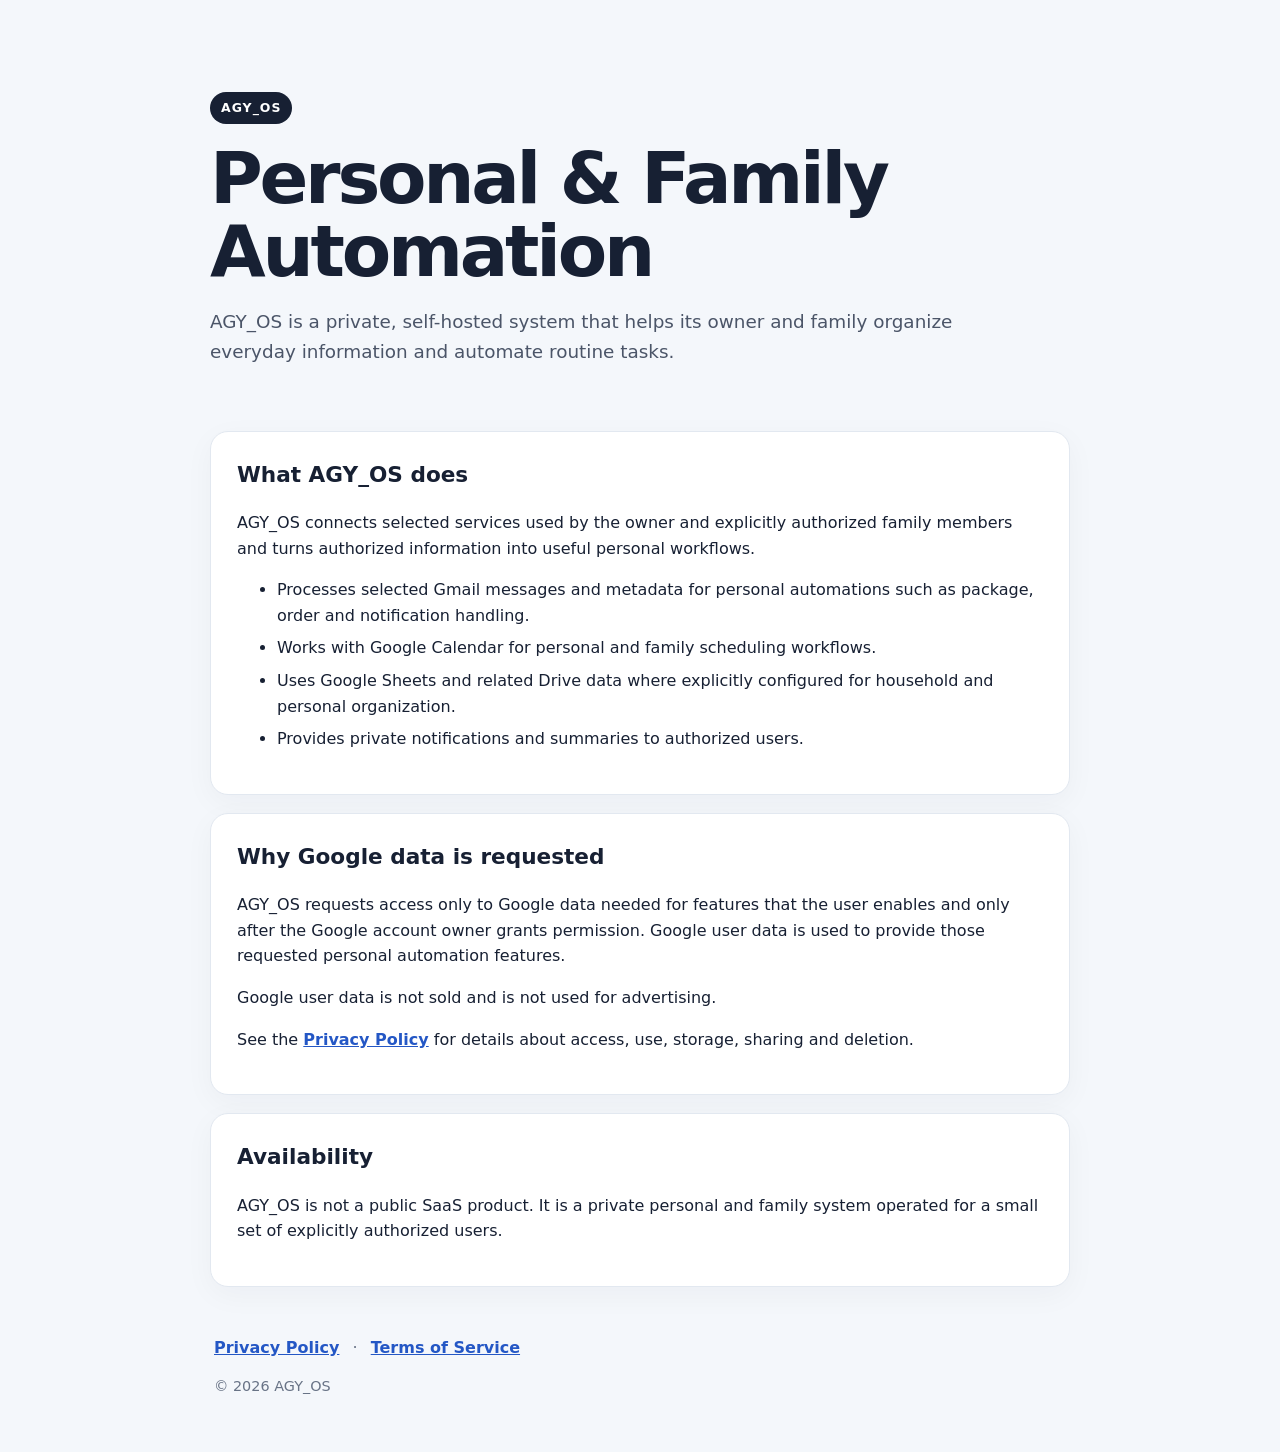
<file: index.html>
<!doctype html>
<html lang="en">
<head>
  <meta charset="utf-8">
  <meta name="viewport" content="width=device-width,initial-scale=1">
  <title>AGY_OS — Personal & Family Automation</title>
  <meta name="description" content="AGY_OS is a private personal and family automation system.">
  <link rel="stylesheet" href="style.css">
</head>
<body>
  <main class="wrap">
    <header class="hero">
      <div class="badge">AGY_OS</div>
      <h1>Personal & Family Automation</h1>
      <p class="lead">AGY_OS is a private, self-hosted system that helps its owner and family organize everyday information and automate routine tasks.</p>
    </header>

    <section class="card">
      <h2>What AGY_OS does</h2>
      <p>AGY_OS connects selected services used by the owner and explicitly authorized family members and turns authorized information into useful personal workflows.</p>
      <ul>
        <li>Processes selected Gmail messages and metadata for personal automations such as package, order and notification handling.</li>
        <li>Works with Google Calendar for personal and family scheduling workflows.</li>
        <li>Uses Google Sheets and related Drive data where explicitly configured for household and personal organization.</li>
        <li>Provides private notifications and summaries to authorized users.</li>
      </ul>
    </section>

    <section class="card">
      <h2>Why Google data is requested</h2>
      <p>AGY_OS requests access only to Google data needed for features that the user enables and only after the Google account owner grants permission. Google user data is used to provide those requested personal automation features.</p>
      <p>Google user data is not sold and is not used for advertising.</p>
      <p>See the <a href="privacy.html">Privacy Policy</a> for details about access, use, storage, sharing and deletion.</p>
    </section>

    <section class="card">
      <h2>Availability</h2>
      <p>AGY_OS is not a public SaaS product. It is a private personal and family system operated for a small set of explicitly authorized users.</p>
    </section>

    <footer>
      <a href="privacy.html">Privacy Policy</a>
      <span>·</span>
      <a href="terms.html">Terms of Service</a>
      <p>© 2026 AGY_OS</p>
    </footer>
  </main>
</body>
</html>
</file>
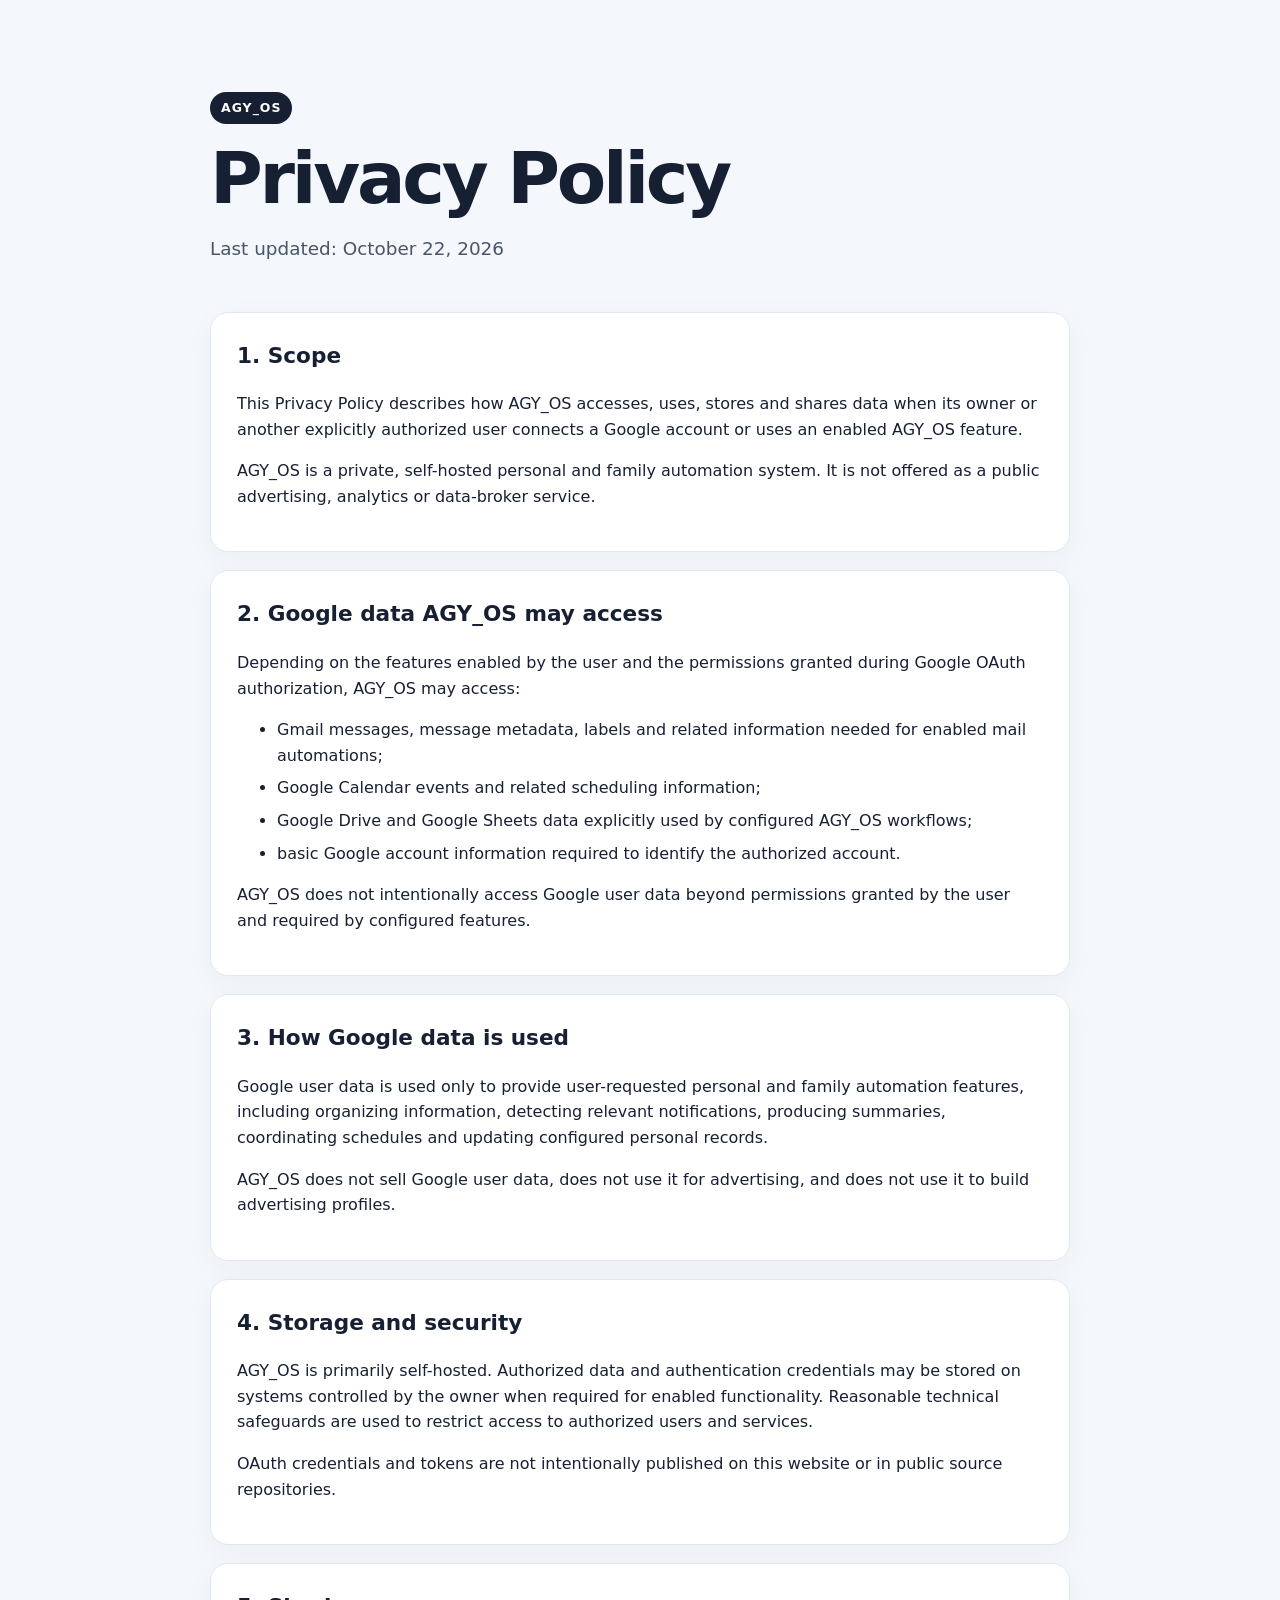
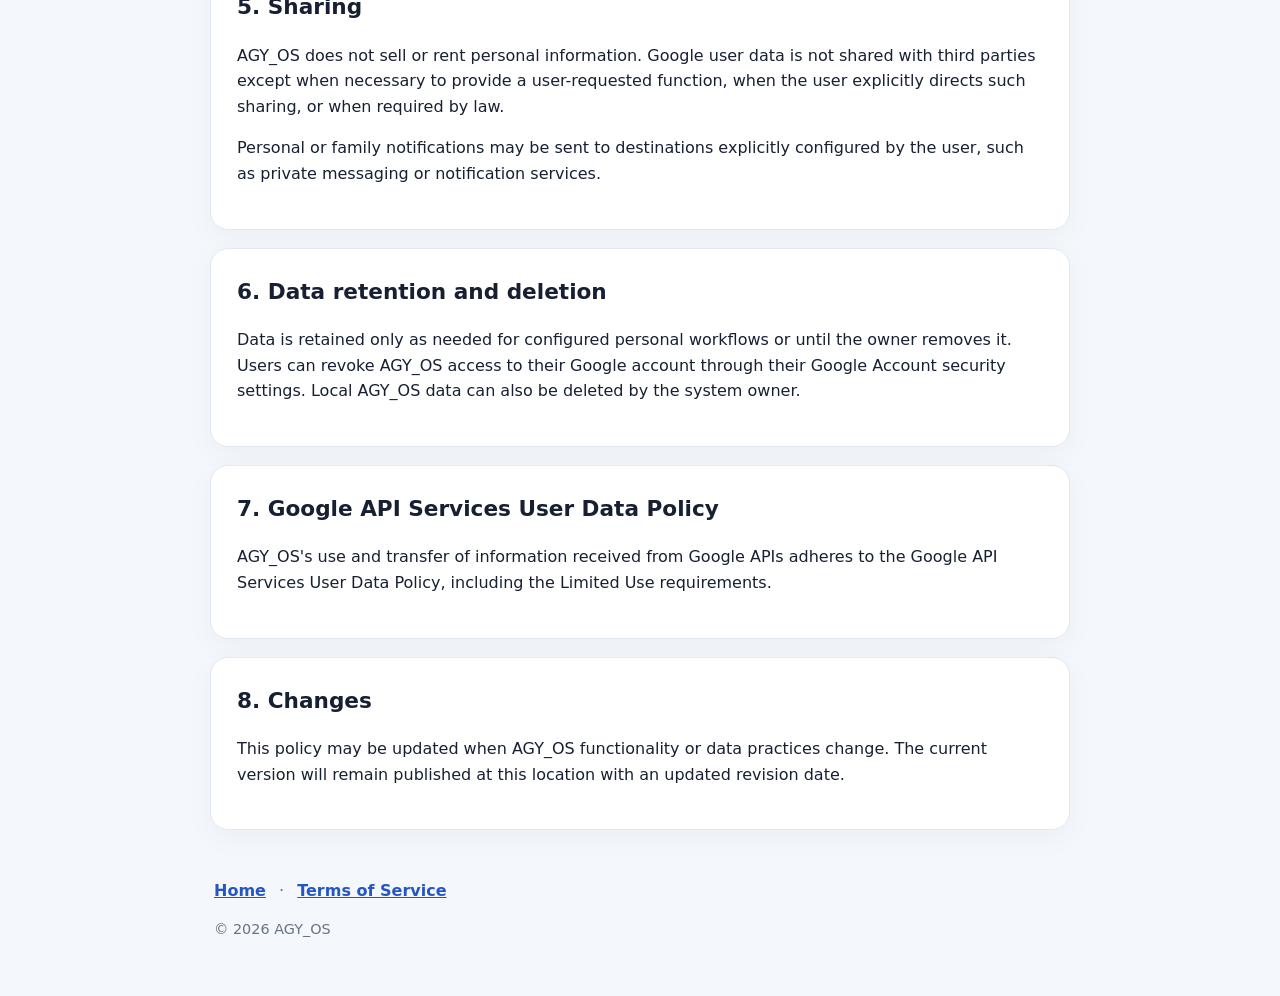
<file: privacy.html>
<!doctype html>
<html lang="en">
<head>
  <meta charset="utf-8">
  <meta name="viewport" content="width=device-width,initial-scale=1">
  <title>Privacy Policy — AGY_OS</title>
  <meta name="description" content="AGY_OS Privacy Policy">
  <link rel="stylesheet" href="style.css">
</head>
<body>
  <main class="wrap">
    <header class="hero compact">
      <div class="badge">AGY_OS</div>
      <h1>Privacy Policy</h1>
      <p class="lead">Last updated: October 22, 2026</p>
    </header>

    <section class="card">
      <h2>1. Scope</h2>
      <p>This Privacy Policy describes how AGY_OS accesses, uses, stores and shares data when its owner or another explicitly authorized user connects a Google account or uses an enabled AGY_OS feature.</p>
      <p>AGY_OS is a private, self-hosted personal and family automation system. It is not offered as a public advertising, analytics or data-broker service.</p>
    </section>

    <section class="card">
      <h2>2. Google data AGY_OS may access</h2>
      <p>Depending on the features enabled by the user and the permissions granted during Google OAuth authorization, AGY_OS may access:</p>
      <ul>
        <li>Gmail messages, message metadata, labels and related information needed for enabled mail automations;</li>
        <li>Google Calendar events and related scheduling information;</li>
        <li>Google Drive and Google Sheets data explicitly used by configured AGY_OS workflows;</li>
        <li>basic Google account information required to identify the authorized account.</li>
      </ul>
      <p>AGY_OS does not intentionally access Google user data beyond permissions granted by the user and required by configured features.</p>
    </section>

    <section class="card">
      <h2>3. How Google data is used</h2>
      <p>Google user data is used only to provide user-requested personal and family automation features, including organizing information, detecting relevant notifications, producing summaries, coordinating schedules and updating configured personal records.</p>
      <p>AGY_OS does not sell Google user data, does not use it for advertising, and does not use it to build advertising profiles.</p>
    </section>

    <section class="card">
      <h2>4. Storage and security</h2>
      <p>AGY_OS is primarily self-hosted. Authorized data and authentication credentials may be stored on systems controlled by the owner when required for enabled functionality. Reasonable technical safeguards are used to restrict access to authorized users and services.</p>
      <p>OAuth credentials and tokens are not intentionally published on this website or in public source repositories.</p>
    </section>

    <section class="card">
      <h2>5. Sharing</h2>
      <p>AGY_OS does not sell or rent personal information. Google user data is not shared with third parties except when necessary to provide a user-requested function, when the user explicitly directs such sharing, or when required by law.</p>
      <p>Personal or family notifications may be sent to destinations explicitly configured by the user, such as private messaging or notification services.</p>
    </section>

    <section class="card">
      <h2>6. Data retention and deletion</h2>
      <p>Data is retained only as needed for configured personal workflows or until the owner removes it. Users can revoke AGY_OS access to their Google account through their Google Account security settings. Local AGY_OS data can also be deleted by the system owner.</p>
    </section>

    <section class="card">
      <h2>7. Google API Services User Data Policy</h2>
      <p>AGY_OS's use and transfer of information received from Google APIs adheres to the Google API Services User Data Policy, including the Limited Use requirements.</p>
    </section>

    <section class="card">
      <h2>8. Changes</h2>
      <p>This policy may be updated when AGY_OS functionality or data practices change. The current version will remain published at this location with an updated revision date.</p>
    </section>

    <footer>
      <a href="index.html">Home</a>
      <span>·</span>
      <a href="terms.html">Terms of Service</a>
      <p>© 2026 AGY_OS</p>
    </footer>
  </main>
</body>
</html>
</file>
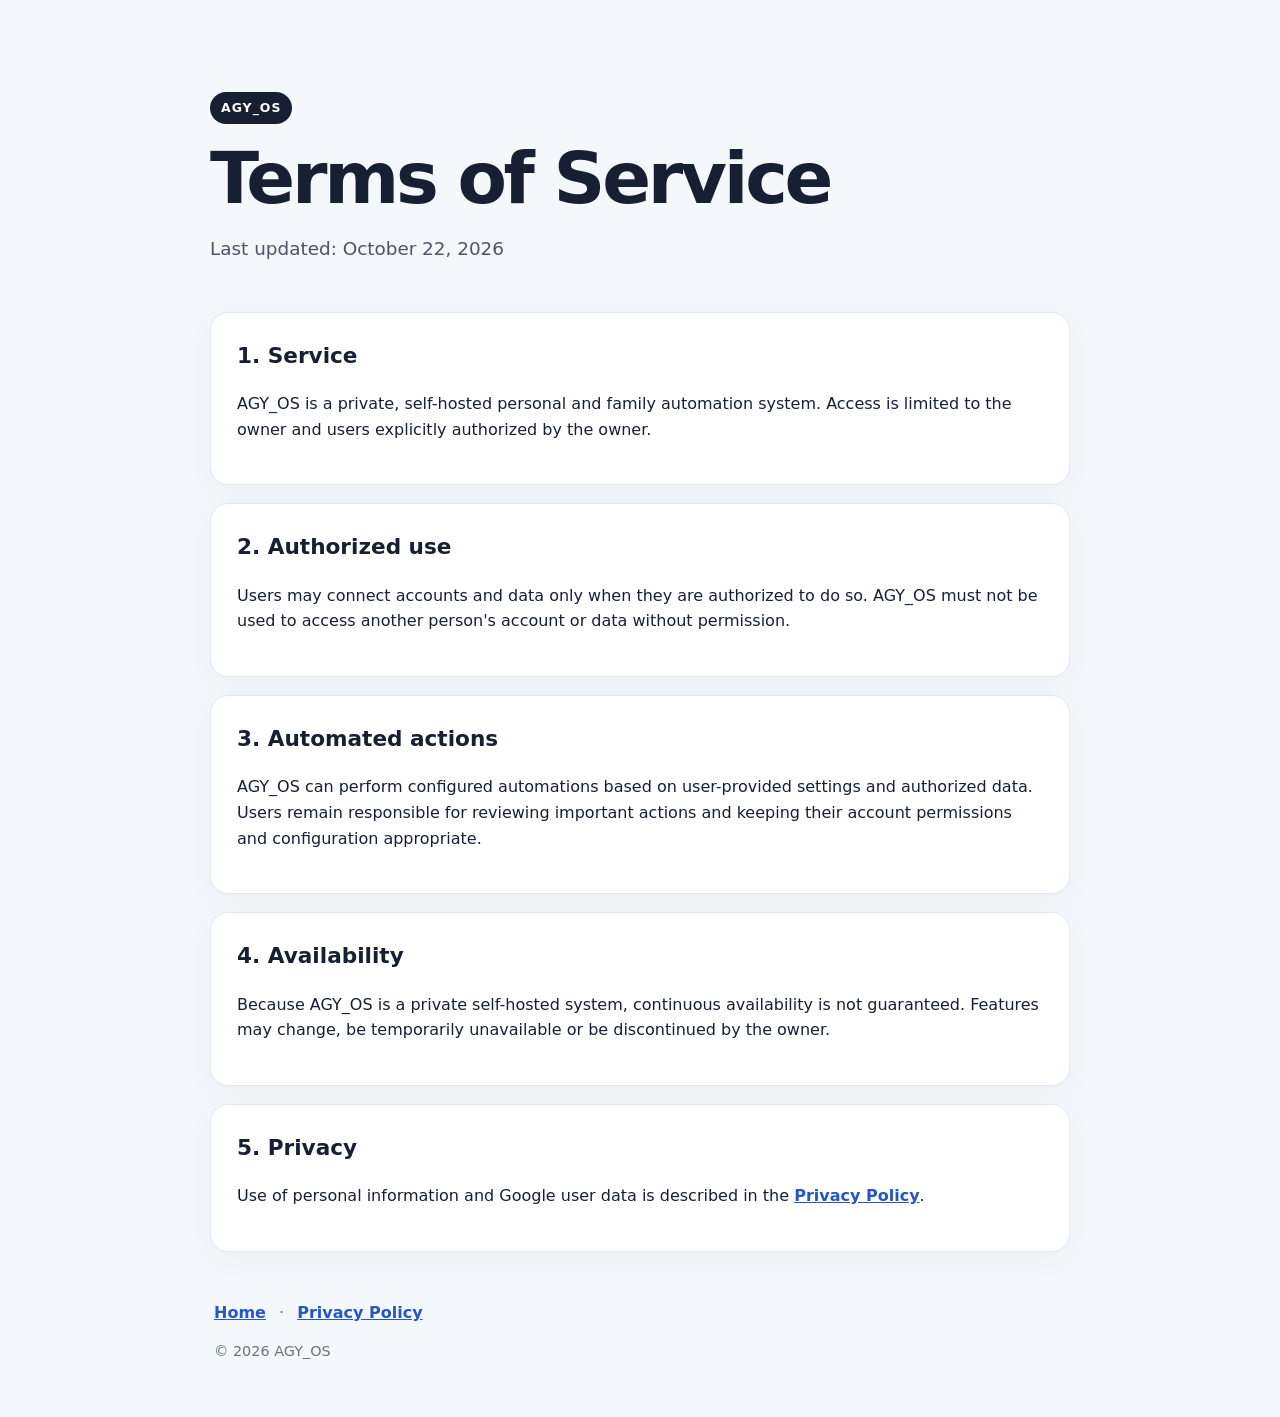
<file: terms.html>
<!doctype html>
<html lang="en">
<head>
  <meta charset="utf-8">
  <meta name="viewport" content="width=device-width,initial-scale=1">
  <title>Terms of Service — AGY_OS</title>
  <meta name="description" content="AGY_OS Terms of Service">
  <link rel="stylesheet" href="style.css">
</head>
<body>
  <main class="wrap">
    <header class="hero compact">
      <div class="badge">AGY_OS</div>
      <h1>Terms of Service</h1>
      <p class="lead">Last updated: October 22, 2026</p>
    </header>

    <section class="card">
      <h2>1. Service</h2>
      <p>AGY_OS is a private, self-hosted personal and family automation system. Access is limited to the owner and users explicitly authorized by the owner.</p>
    </section>

    <section class="card">
      <h2>2. Authorized use</h2>
      <p>Users may connect accounts and data only when they are authorized to do so. AGY_OS must not be used to access another person's account or data without permission.</p>
    </section>

    <section class="card">
      <h2>3. Automated actions</h2>
      <p>AGY_OS can perform configured automations based on user-provided settings and authorized data. Users remain responsible for reviewing important actions and keeping their account permissions and configuration appropriate.</p>
    </section>

    <section class="card">
      <h2>4. Availability</h2>
      <p>Because AGY_OS is a private self-hosted system, continuous availability is not guaranteed. Features may change, be temporarily unavailable or be discontinued by the owner.</p>
    </section>

    <section class="card">
      <h2>5. Privacy</h2>
      <p>Use of personal information and Google user data is described in the <a href="privacy.html">Privacy Policy</a>.</p>
    </section>

    <footer>
      <a href="index.html">Home</a>
      <span>·</span>
      <a href="privacy.html">Privacy Policy</a>
      <p>© 2026 AGY_OS</p>
    </footer>
  </main>
</body>
</html>
</file>
<file: style.css>
:root{font-family:Inter,ui-sans-serif,system-ui,-apple-system,BlinkMacSystemFont,"Segoe UI",sans-serif;color:#172033;background:#f4f7fb;line-height:1.6}*{box-sizing:border-box}body{margin:0}.wrap{max-width:900px;margin:0 auto;padding:48px 20px 30px}.hero{padding:44px 0 28px}.hero.compact{padding-bottom:12px}.badge{display:inline-block;padding:6px 11px;border-radius:999px;background:#172033;color:#fff;font-weight:800;letter-spacing:.08em;font-size:.78rem}h1{font-size:clamp(2.2rem,7vw,4.5rem);line-height:1.02;margin:18px 0 16px;letter-spacing:-.045em}h2{margin-top:0;font-size:1.35rem}.lead{font-size:1.15rem;max-width:760px;color:#4b5568}.card{background:#fff;border:1px solid #e2e8f0;border-radius:18px;padding:26px;margin:18px 0;box-shadow:0 8px 30px rgba(17,24,39,.04)}a{color:#2457c5;font-weight:650}li+li{margin-top:7px}footer{padding:30px 4px 10px;color:#687386}footer span{margin:0 8px}footer p{font-size:.9rem}@media(max-width:600px){.wrap{padding-top:20px}.hero{padding-top:28px}.card{padding:20px}}
</file>
